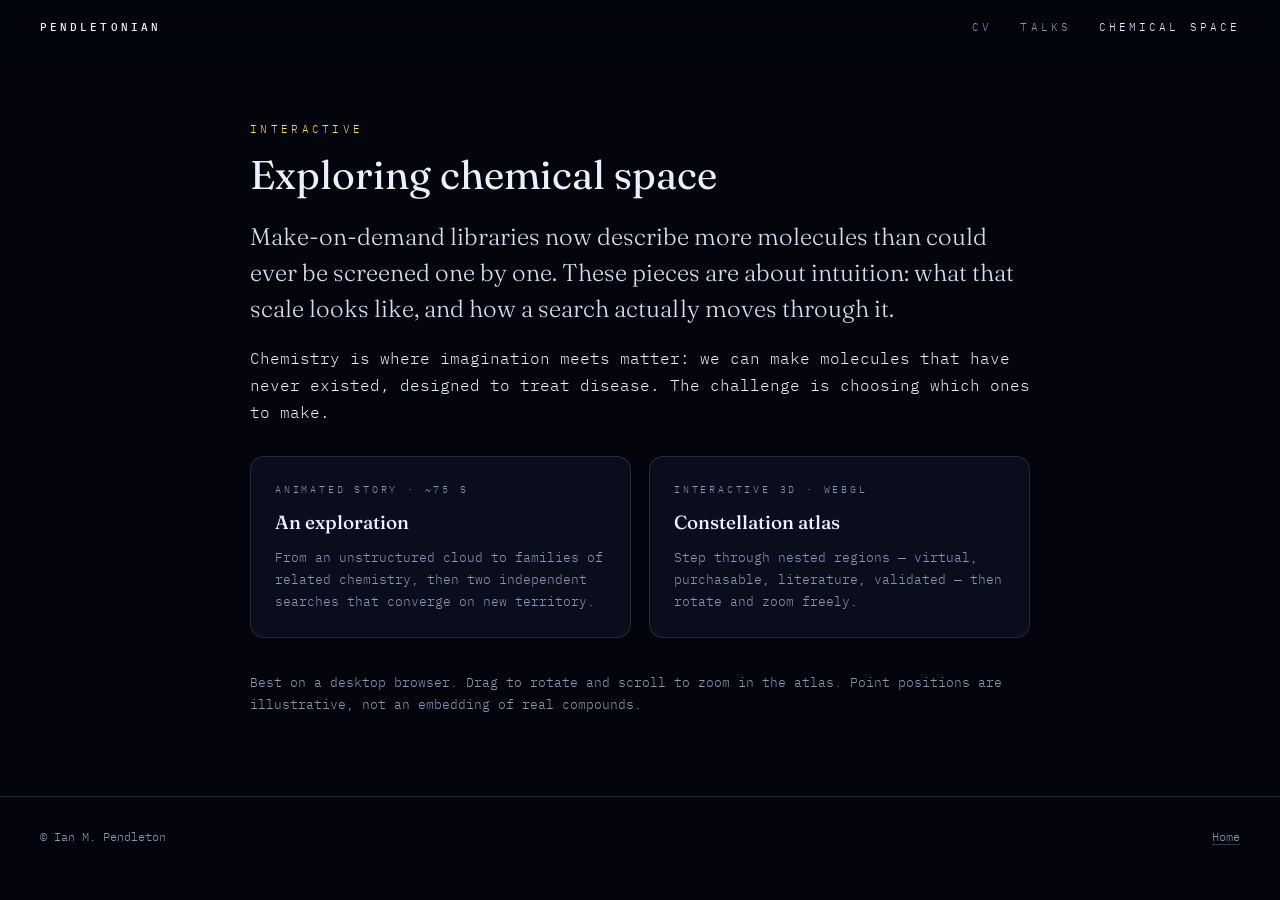
<file: chemical-space/index.html>
<!DOCTYPE html>
<html lang="en">
<head>
<meta charset="UTF-8">
<meta name="viewport" content="width=device-width, initial-scale=1.0">
<link rel="icon" href="data:image/svg+xml,%3Csvg xmlns=%27http://www.w3.org/2000/svg%27 viewBox=%270 0 64 64%27%3E%3Crect width=%2764%27 height=%2764%27 rx=%2714%27 fill=%27%2304050c%27/%3E%3Ccircle cx=%2724%27 cy=%2726%27 r=%277%27 fill=%27%235b9dff%27/%3E%3Ccircle cx=%2742%27 cy=%2738%27 r=%275%27 fill=%27%23ff5b6e%27/%3E%3Ccircle cx=%2746%27 cy=%2720%27 r=%274%27 fill=%27%23ffd27a%27/%3E%3C/svg%3E">
<title>Chemical Space — Ian M. Pendleton</title>
<meta name="description" content="Interactive visualizations of searching vast, synthesizable chemical space.">
<link rel="stylesheet" href="../assets/site.css">
</head>
<body>

<nav class="nav">
  <a class="brand" href="../">Pendletonian</a>
  <ul>
    <li><a href="../cv/">CV</a></li>
    <li><a href="../presentations/">Talks</a></li>
    <li><a href="./" aria-current="page">Chemical Space</a></li>
  </ul>
</nav>

<main class="page">
  <div class="eyebrow">Interactive</div>
  <h2>Exploring chemical space</h2>
  <p class="lede">Make-on-demand libraries now describe more molecules than could ever be screened one by one. These pieces are about intuition: what that scale looks like, and how a search actually moves through it.</p>

  <p style="margin-top:18px">Chemistry is where imagination meets matter: we can make molecules that have never existed, designed to treat disease. The challenge is choosing which ones to make.</p>

  <div class="grid">
    <a class="card" href="explore.html">
      <div class="k">Animated story · ~75 s</div>
      <h4>An exploration</h4>
      <p>From an unstructured cloud to families of related chemistry, then two independent searches that converge on new territory.</p>
    </a>
    <a class="card" href="constellation.html">
      <div class="k">Interactive 3D · WebGL</div>
      <h4>Constellation atlas</h4>
      <p>Step through nested regions — virtual, purchasable, literature, validated — then rotate and zoom freely.</p>
    </a>
  </div>

  <p class="meta" style="margin-top:34px">Best on a desktop browser. Drag to rotate and scroll to zoom in the atlas. Point positions are illustrative, not an embedding of real compounds.</p>
</main>

<footer>
  <span>© Ian M. Pendleton</span>
  <span><a href="../">Home</a></span>
</footer>
</body>
</html>
</file>
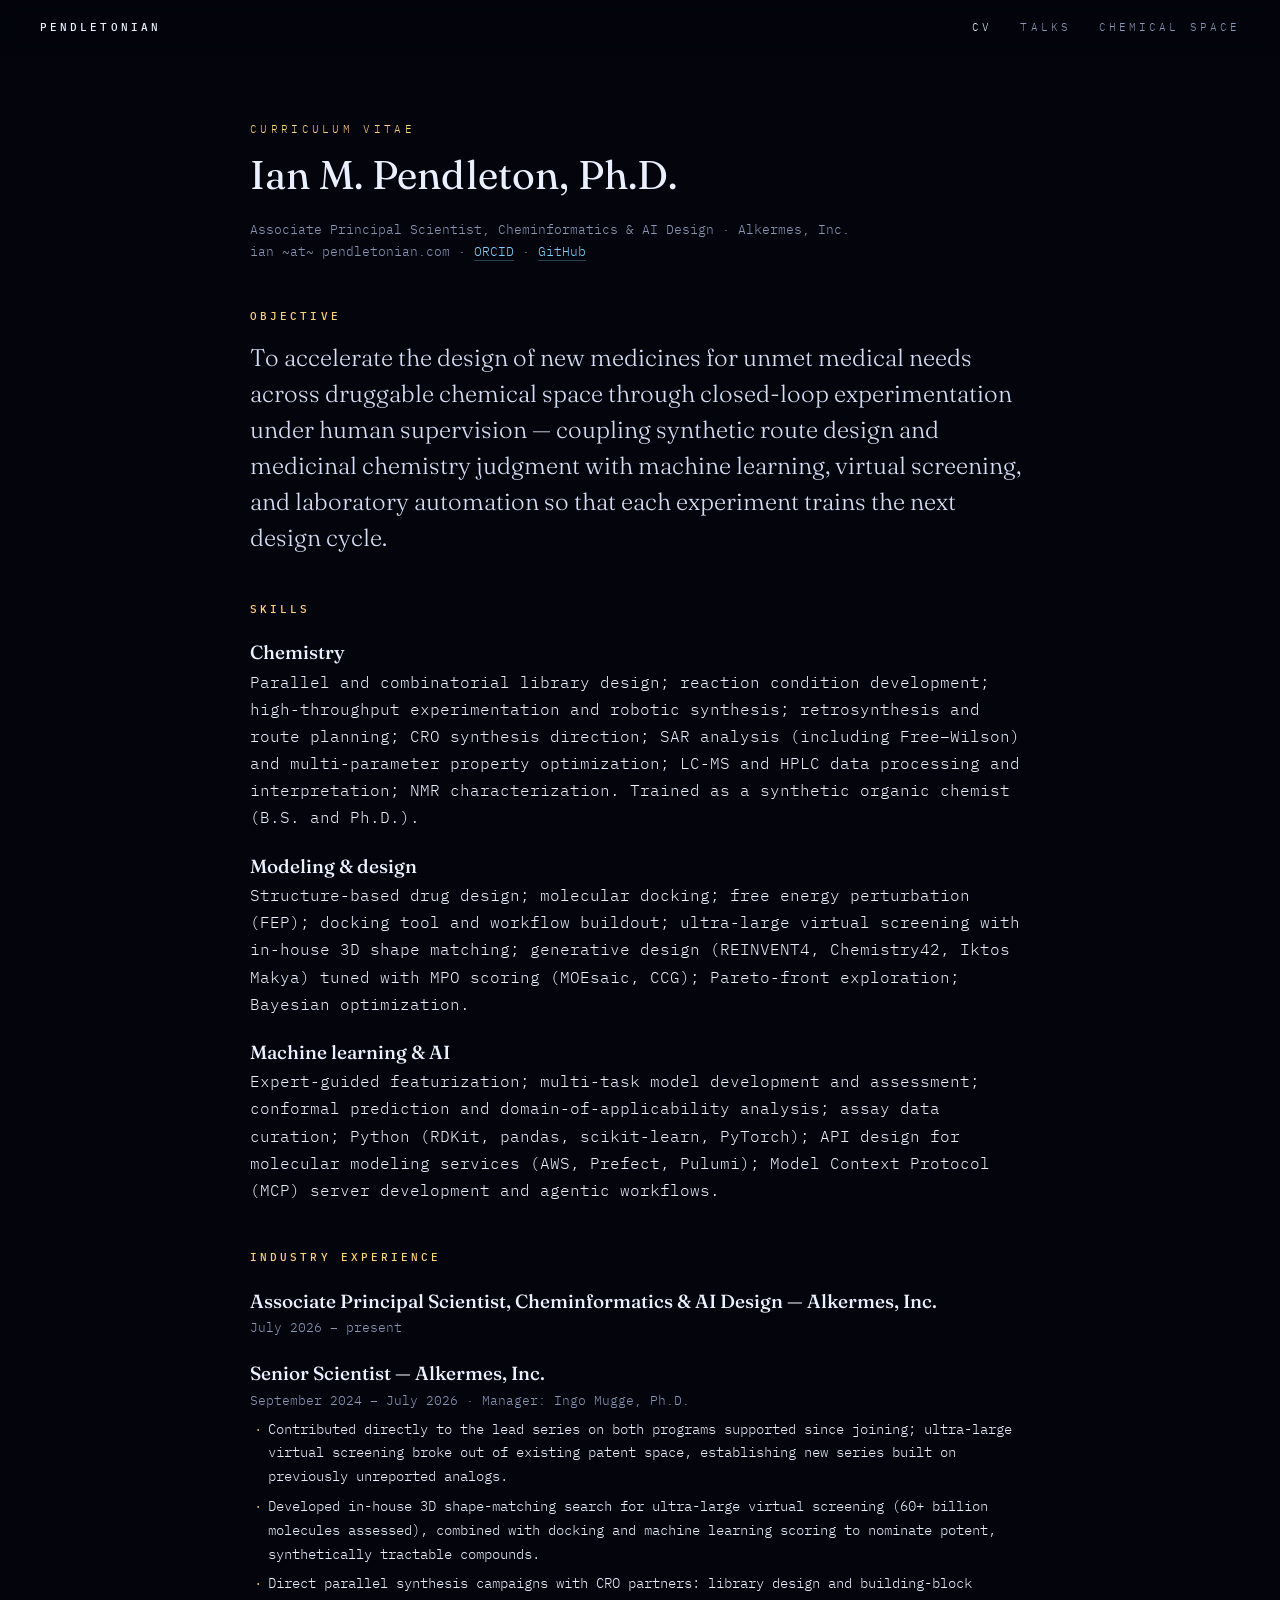
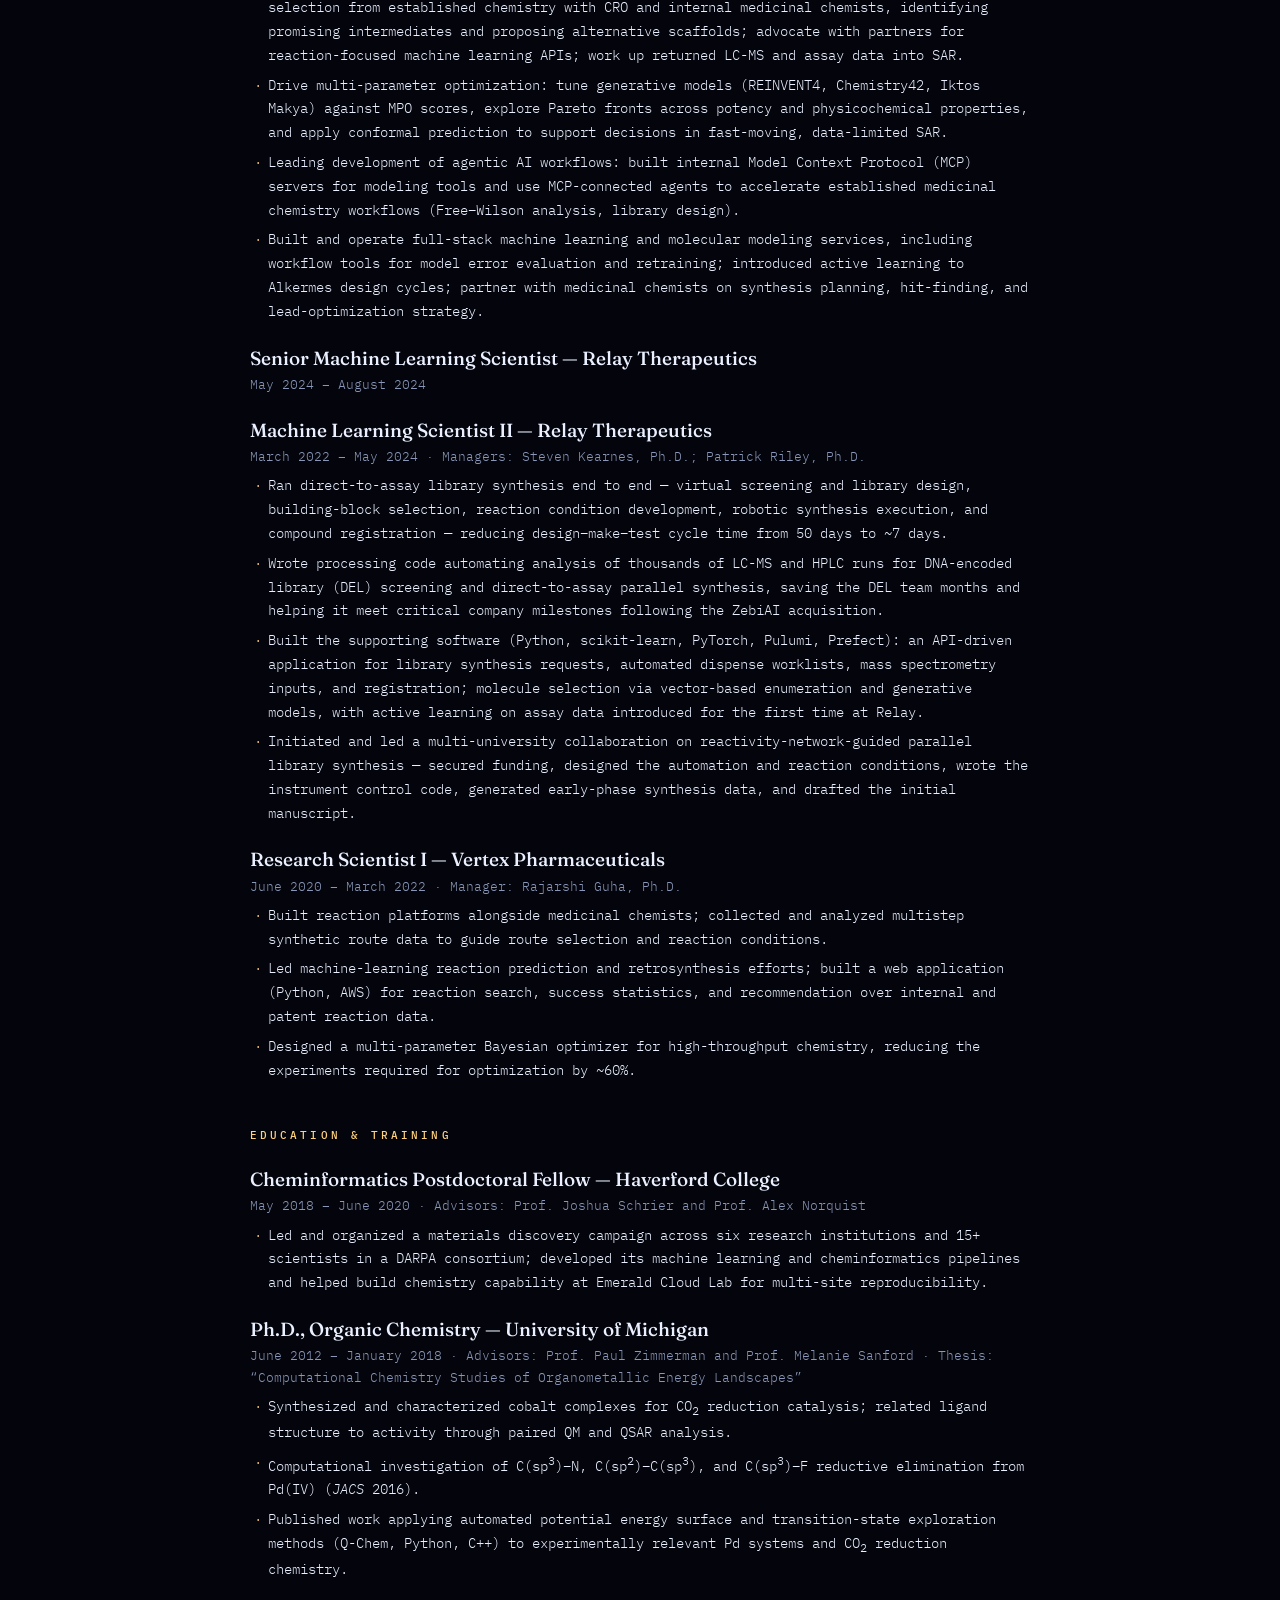
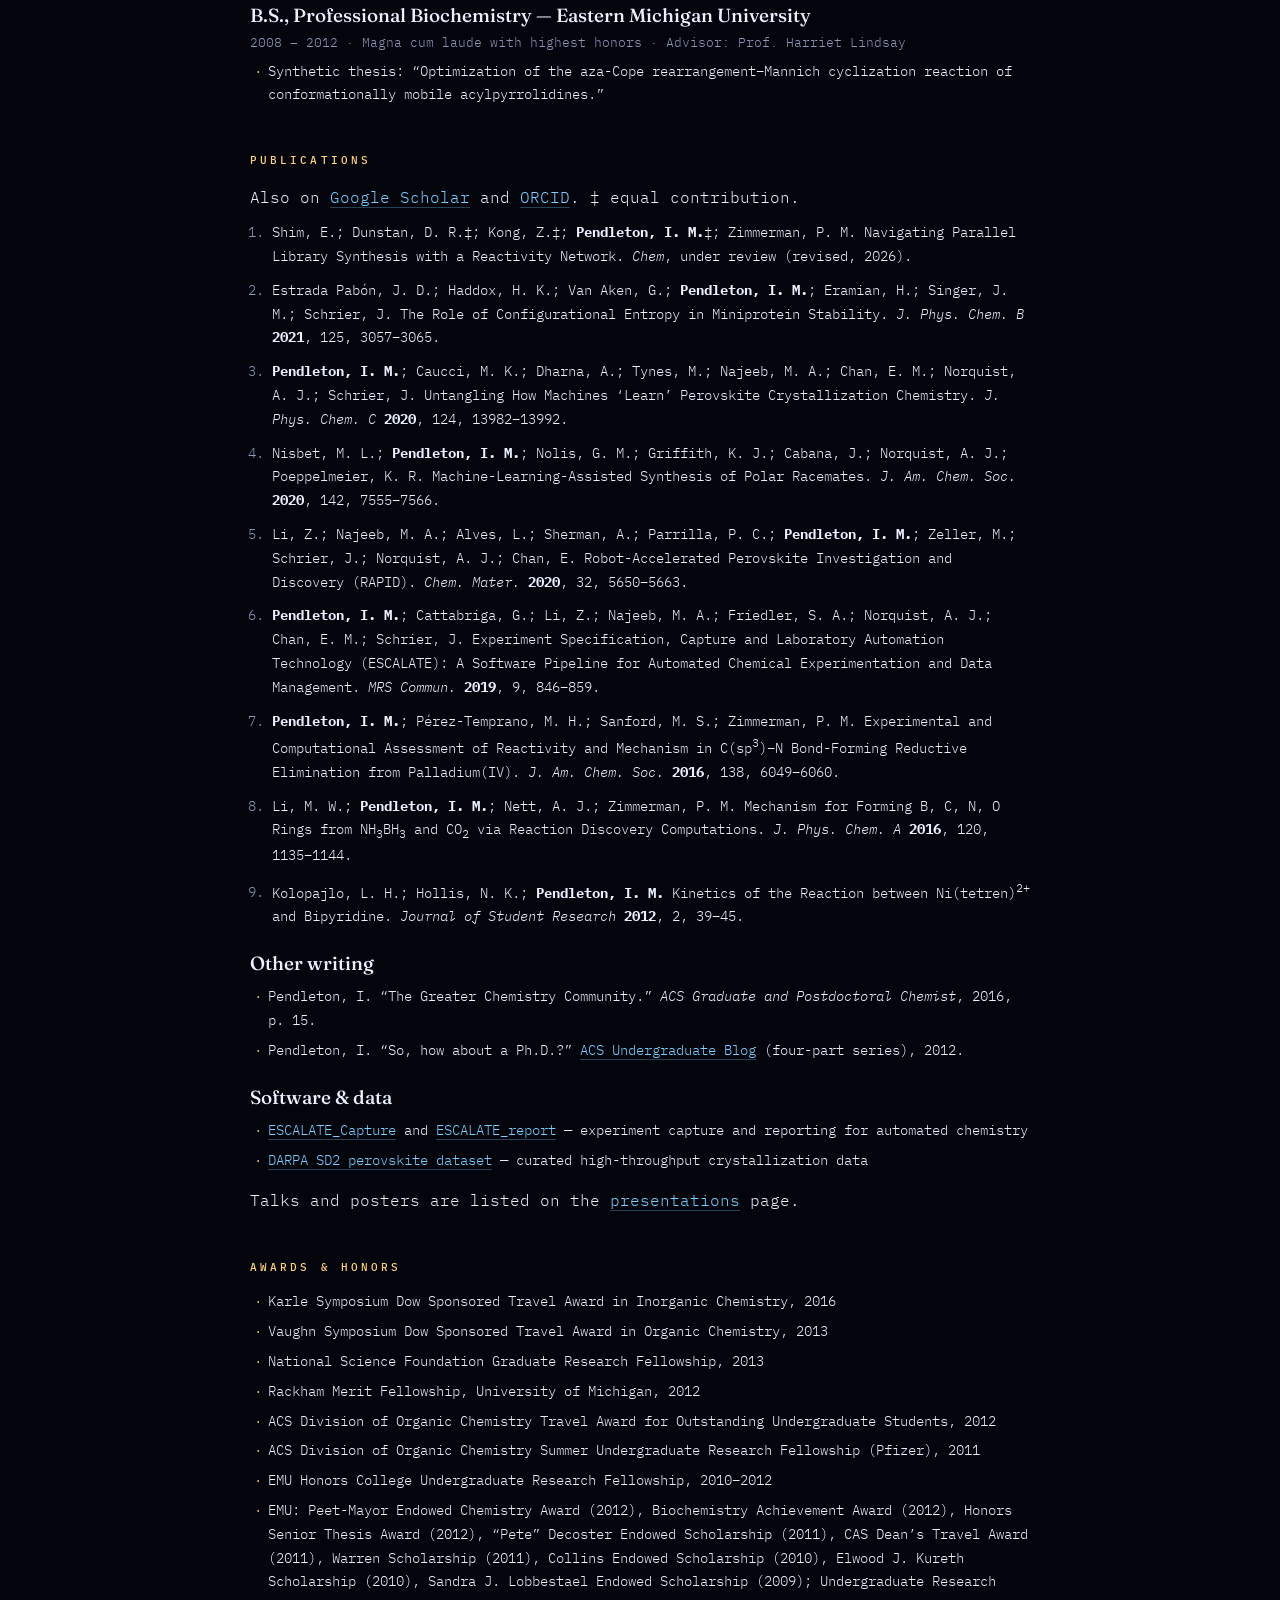
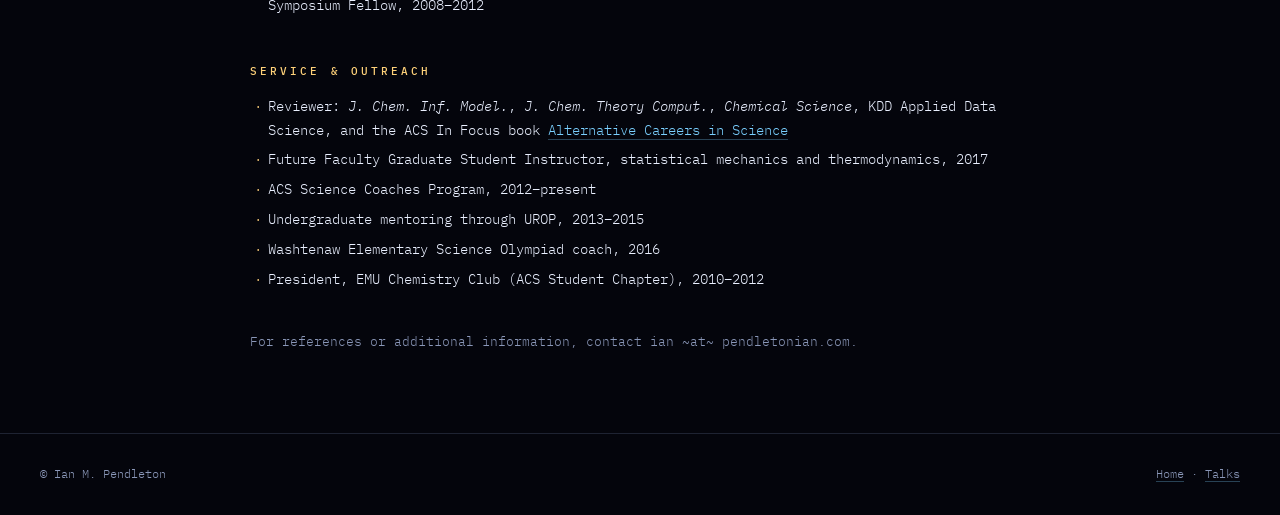
<file: cv/index.html>
<!DOCTYPE html>
<html lang="en">
<head>
<meta charset="UTF-8">
<meta name="viewport" content="width=device-width, initial-scale=1.0">
<link rel="icon" href="data:image/svg+xml,%3Csvg xmlns=%27http://www.w3.org/2000/svg%27 viewBox=%270 0 64 64%27%3E%3Crect width=%2764%27 height=%2764%27 rx=%2714%27 fill=%27%2304050c%27/%3E%3Ccircle cx=%2724%27 cy=%2726%27 r=%277%27 fill=%27%235b9dff%27/%3E%3Ccircle cx=%2742%27 cy=%2738%27 r=%275%27 fill=%27%23ff5b6e%27/%3E%3Ccircle cx=%2746%27 cy=%2720%27 r=%274%27 fill=%27%23ffd27a%27/%3E%3C/svg%3E">
<title>Curriculum Vitae — Ian M. Pendleton</title>
<meta name="description" content="CV of Ian M. Pendleton, Ph.D. — Associate Principal Scientist, Cheminformatics & AI Design at Alkermes.">
<link rel="stylesheet" href="../assets/site.css">
</head>
<body>

<nav class="nav">
  <a class="brand" href="../">Pendletonian</a>
  <ul>
    <li><a href="./" aria-current="page">CV</a></li>
    <li><a href="../presentations/">Talks</a></li>
    <li><a href="../chemical-space/">Chemical Space</a></li>
  </ul>
</nav>

<main class="page">
  <div class="eyebrow">Curriculum vitae</div>
  <h2>Ian M. Pendleton, Ph.D.</h2>
  <p class="meta">Associate Principal Scientist, Cheminformatics &amp; AI Design · Alkermes, Inc.<br>
    ian ~at~ pendletonian.com · <a href="https://orcid.org/0000-0002-4394-3223">ORCID</a> · <a href="https://github.com/ipendlet">GitHub</a></p>

  <h3>Objective</h3>
  <p class="lede">To accelerate the design of new medicines for unmet medical needs across druggable chemical space through closed-loop experimentation under human supervision — coupling synthetic route design and medicinal chemistry judgment with machine learning, virtual screening, and laboratory automation so that each experiment trains the next design cycle.</p>

  <h3>Skills</h3>
  <h4>Chemistry</h4>
  <p>Parallel and combinatorial library design; reaction condition development; high-throughput experimentation and robotic synthesis; retrosynthesis and route planning; CRO synthesis direction; SAR analysis (including Free–Wilson) and multi-parameter property optimization; LC-MS and HPLC data processing and interpretation; NMR characterization. Trained as a synthetic organic chemist (B.S. and Ph.D.).</p>
  <h4>Modeling &amp; design</h4>
  <p>Structure-based drug design; molecular docking; free energy perturbation (FEP); docking tool and workflow buildout; ultra-large virtual screening with in-house 3D shape matching; generative design (REINVENT4, Chemistry42, Iktos Makya) tuned with MPO scoring (MOEsaic, CCG); Pareto-front exploration; Bayesian optimization.</p>
  <h4>Machine learning &amp; AI</h4>
  <p>Expert-guided featurization; multi-task model development and assessment; conformal prediction and domain-of-applicability analysis; assay data curation; Python (RDKit, pandas, scikit-learn, PyTorch); API design for molecular modeling services (AWS, Prefect, Pulumi); Model Context Protocol (MCP) server development and agentic workflows.</p>

  <h3>Industry experience</h3>
  <h4>Associate Principal Scientist, Cheminformatics &amp; AI Design — Alkermes, Inc.</h4>
  <p class="meta">July 2026 – present</p>
  <h4>Senior Scientist — Alkermes, Inc.</h4>
  <p class="meta">September 2024 – July 2026 · Manager: Ingo Mugge, Ph.D.</p>
  <ul class="list">
    <li>Contributed directly to the lead series on both programs supported since joining; ultra-large virtual screening broke out of existing patent space, establishing new series built on previously unreported analogs.</li>
    <li>Developed in-house 3D shape-matching search for ultra-large virtual screening (60+ billion molecules assessed), combined with docking and machine learning scoring to nominate potent, synthetically tractable compounds.</li>
    <li>Direct parallel synthesis campaigns with CRO partners: library design and building-block selection from established chemistry with CRO and internal medicinal chemists, identifying promising intermediates and proposing alternative scaffolds; advocate with partners for reaction-focused machine learning APIs; work up returned LC-MS and assay data into SAR.</li>
    <li>Drive multi-parameter optimization: tune generative models (REINVENT4, Chemistry42, Iktos Makya) against MPO scores, explore Pareto fronts across potency and physicochemical properties, and apply conformal prediction to support decisions in fast-moving, data-limited SAR.</li>
    <li>Leading development of agentic AI workflows: built internal Model Context Protocol (MCP) servers for modeling tools and use MCP-connected agents to accelerate established medicinal chemistry workflows (Free–Wilson analysis, library design).</li>
    <li>Built and operate full-stack machine learning and molecular modeling services, including workflow tools for model error evaluation and retraining; introduced active learning to Alkermes design cycles; partner with medicinal chemists on synthesis planning, hit-finding, and lead-optimization strategy.</li>
  </ul>

  <h4>Senior Machine Learning Scientist — Relay Therapeutics</h4>
  <p class="meta">May 2024 – August 2024</p>
  <h4>Machine Learning Scientist II — Relay Therapeutics</h4>
  <p class="meta">March 2022 – May 2024 · Managers: Steven Kearnes, Ph.D.; Patrick Riley, Ph.D.</p>
  <ul class="list">
    <li>Ran direct-to-assay library synthesis end to end — virtual screening and library design, building-block selection, reaction condition development, robotic synthesis execution, and compound registration — reducing design–make–test cycle time from 50 days to ~7 days.</li>
    <li>Wrote processing code automating analysis of thousands of LC-MS and HPLC runs for DNA-encoded library (DEL) screening and direct-to-assay parallel synthesis, saving the DEL team months and helping it meet critical company milestones following the ZebiAI acquisition.</li>
    <li>Built the supporting software (Python, scikit-learn, PyTorch, Pulumi, Prefect): an API-driven application for library synthesis requests, automated dispense worklists, mass spectrometry inputs, and registration; molecule selection via vector-based enumeration and generative models, with active learning on assay data introduced for the first time at Relay.</li>
    <li>Initiated and led a multi-university collaboration on reactivity-network-guided parallel library synthesis — secured funding, designed the automation and reaction conditions, wrote the instrument control code, generated early-phase synthesis data, and drafted the initial manuscript.</li>
  </ul>

  <h4>Research Scientist I — Vertex Pharmaceuticals</h4>
  <p class="meta">June 2020 – March 2022 · Manager: Rajarshi Guha, Ph.D.</p>
  <ul class="list">
    <li>Built reaction platforms alongside medicinal chemists; collected and analyzed multistep synthetic route data to guide route selection and reaction conditions.</li>
    <li>Led machine-learning reaction prediction and retrosynthesis efforts; built a web application (Python, AWS) for reaction search, success statistics, and recommendation over internal and patent reaction data.</li>
    <li>Designed a multi-parameter Bayesian optimizer for high-throughput chemistry, reducing the experiments required for optimization by ~60%.</li>
  </ul>

  <h3>Education &amp; training</h3>
  <h4>Cheminformatics Postdoctoral Fellow — Haverford College</h4>
  <p class="meta">May 2018 – June 2020 · Advisors: Prof. Joshua Schrier and Prof. Alex Norquist</p>
  <ul class="list">
    <li>Led and organized a materials discovery campaign across six research institutions and 15+ scientists in a DARPA consortium; developed its machine learning and cheminformatics pipelines and helped build chemistry capability at Emerald Cloud Lab for multi-site reproducibility.</li>
  </ul>

  <h4>Ph.D., Organic Chemistry — University of Michigan</h4>
  <p class="meta">June 2012 – January 2018 · Advisors: Prof. Paul Zimmerman and Prof. Melanie Sanford · Thesis: “Computational Chemistry Studies of Organometallic Energy Landscapes”</p>
  <ul class="list">
    <li>Synthesized and characterized cobalt complexes for CO<sub>2</sub> reduction catalysis; related ligand structure to activity through paired QM and QSAR analysis.</li>
    <li>Computational investigation of C(sp<sup>3</sup>)–N, C(sp<sup>2</sup>)–C(sp<sup>3</sup>), and C(sp<sup>3</sup>)–F reductive elimination from Pd(IV) (<i>JACS</i> 2016).</li>
    <li>Published work applying automated potential energy surface and transition-state exploration methods (Q-Chem, Python, C++) to experimentally relevant Pd systems and CO<sub>2</sub> reduction chemistry.</li>
  </ul>

  <h4>B.S., Professional Biochemistry — Eastern Michigan University</h4>
  <p class="meta">2008 – 2012 · Magna cum laude with highest honors · Advisor: Prof. Harriet Lindsay</p>
  <ul class="list">
    <li>Synthetic thesis: “Optimization of the aza-Cope rearrangement–Mannich cyclization reaction of conformationally mobile acylpyrrolidines.”</li>
  </ul>

  <h3>Publications</h3>
  <p>Also on <a href="https://scholar.google.com/citations?user=63UWg_MAAAAJ&amp;hl=en">Google Scholar</a> and <a href="https://orcid.org/0000-0002-4394-3223">ORCID</a>. ‡ equal contribution.</p>
  <ol class="refs">
    <li>Shim, E.; Dunstan, D. R.‡; Kong, Z.‡; <b>Pendleton, I. M.</b>‡; Zimmerman, P. M. Navigating Parallel Library Synthesis with a Reactivity Network. <i>Chem</i>, under review (revised, 2026).</li>
    <li>Estrada Pabón, J. D.; Haddox, H. K.; Van Aken, G.; <b>Pendleton, I. M.</b>; Eramian, H.; Singer, J. M.; Schrier, J. The Role of Configurational Entropy in Miniprotein Stability. <i>J. Phys. Chem. B</i> <b>2021</b>, 125, 3057–3065.</li>
    <li><b>Pendleton, I. M.</b>; Caucci, M. K.; Dharna, A.; Tynes, M.; Najeeb, M. A.; Chan, E. M.; Norquist, A. J.; Schrier, J. Untangling How Machines ‘Learn’ Perovskite Crystallization Chemistry. <i>J. Phys. Chem. C</i> <b>2020</b>, 124, 13982–13992.</li>
    <li>Nisbet, M. L.; <b>Pendleton, I. M.</b>; Nolis, G. M.; Griffith, K. J.; Cabana, J.; Norquist, A. J.; Poeppelmeier, K. R. Machine-Learning-Assisted Synthesis of Polar Racemates. <i>J. Am. Chem. Soc.</i> <b>2020</b>, 142, 7555–7566.</li>
    <li>Li, Z.; Najeeb, M. A.; Alves, L.; Sherman, A.; Parrilla, P. C.; <b>Pendleton, I. M.</b>; Zeller, M.; Schrier, J.; Norquist, A. J.; Chan, E. Robot-Accelerated Perovskite Investigation and Discovery (RAPID). <i>Chem. Mater.</i> <b>2020</b>, 32, 5650–5663.</li>
    <li><b>Pendleton, I. M.</b>; Cattabriga, G.; Li, Z.; Najeeb, M. A.; Friedler, S. A.; Norquist, A. J.; Chan, E. M.; Schrier, J. Experiment Specification, Capture and Laboratory Automation Technology (ESCALATE): A Software Pipeline for Automated Chemical Experimentation and Data Management. <i>MRS Commun.</i> <b>2019</b>, 9, 846–859.</li>
    <li><b>Pendleton, I. M.</b>; Pérez-Temprano, M. H.; Sanford, M. S.; Zimmerman, P. M. Experimental and Computational Assessment of Reactivity and Mechanism in C(sp<sup>3</sup>)–N Bond-Forming Reductive Elimination from Palladium(IV). <i>J. Am. Chem. Soc.</i> <b>2016</b>, 138, 6049–6060.</li>
    <li>Li, M. W.; <b>Pendleton, I. M.</b>; Nett, A. J.; Zimmerman, P. M. Mechanism for Forming B, C, N, O Rings from NH<sub>3</sub>BH<sub>3</sub> and CO<sub>2</sub> via Reaction Discovery Computations. <i>J. Phys. Chem. A</i> <b>2016</b>, 120, 1135–1144.</li>
    <li>Kolopajlo, L. H.; Hollis, N. K.; <b>Pendleton, I. M.</b> Kinetics of the Reaction between Ni(tetren)<sup>2+</sup> and Bipyridine. <i>Journal of Student Research</i> <b>2012</b>, 2, 39–45.</li>
  </ol>
  <h4>Other writing</h4>
  <ul class="list">
    <li>Pendleton, I. “The Greater Chemistry Community.” <i>ACS Graduate and Postdoctoral Chemist</i>, 2016, p. 15.</li>
    <li>Pendleton, I. “So, how about a Ph.D.?” <a href="http://acsundergrad.wordpress.com/2012/06/15/so-how-about-a-ph-d/">ACS Undergraduate Blog</a> (four-part series), 2012.</li>
  </ul>
  <h4>Software &amp; data</h4>
  <ul class="list">
    <li><a href="https://github.com/darkreactions/ESCALATE_Capture">ESCALATE_Capture</a> and <a href="https://github.com/darkreactions/ESCALATE_report">ESCALATE_report</a> — experiment capture and reporting for automated chemistry</li>
    <li><a href="https://petreldata.net/mdf/detail/darpa_sd2_perovskites_v1.2/">DARPA SD2 perovskite dataset</a> — curated high-throughput crystallization data</li>
  </ul>
  <p style="margin-top:14px">Talks and posters are listed on the <a href="../presentations/">presentations</a> page.</p>

  <h3>Awards &amp; honors</h3>
  <ul class="list">
    <li>Karle Symposium Dow Sponsored Travel Award in Inorganic Chemistry, 2016</li>
    <li>Vaughn Symposium Dow Sponsored Travel Award in Organic Chemistry, 2013</li>
    <li>National Science Foundation Graduate Research Fellowship, 2013</li>
    <li>Rackham Merit Fellowship, University of Michigan, 2012</li>
    <li>ACS Division of Organic Chemistry Travel Award for Outstanding Undergraduate Students, 2012</li>
    <li>ACS Division of Organic Chemistry Summer Undergraduate Research Fellowship (Pfizer), 2011</li>
    <li>EMU Honors College Undergraduate Research Fellowship, 2010–2012</li>
    <li>EMU: Peet-Mayor Endowed Chemistry Award (2012), Biochemistry Achievement Award (2012), Honors Senior Thesis Award (2012), “Pete” Decoster Endowed Scholarship (2011), CAS Dean’s Travel Award (2011), Warren Scholarship (2011), Collins Endowed Scholarship (2010), Elwood J. Kureth Scholarship (2010), Sandra J. Lobbestael Endowed Scholarship (2009); Undergraduate Research Symposium Fellow, 2008–2012</li>
  </ul>

  <h3>Service &amp; outreach</h3>
  <ul class="list">
    <li>Reviewer: <i>J. Chem. Inf. Model.</i>, <i>J. Chem. Theory Comput.</i>, <i>Chemical Science</i>, KDD Applied Data Science, and the ACS In Focus book <a href="https://pubs.acs.org/doi/book/10.1021/acs.infocus.7e4002">Alternative Careers in Science</a></li>
    <li>Future Faculty Graduate Student Instructor, statistical mechanics and thermodynamics, 2017</li>
    <li>ACS Science Coaches Program, 2012–present</li>
    <li>Undergraduate mentoring through UROP, 2013–2015</li>
    <li>Washtenaw Elementary Science Olympiad coach, 2016</li>
    <li>President, EMU Chemistry Club (ACS Student Chapter), 2010–2012</li>
  </ul>

  <p class="meta" style="margin-top:40px">For references or additional information, contact ian ~at~ pendletonian.com.</p>
</main>

<footer>
  <span>© Ian M. Pendleton</span>
  <span><a href="../">Home</a> · <a href="../presentations/">Talks</a></span>
</footer>
</body>
</html>
</file>
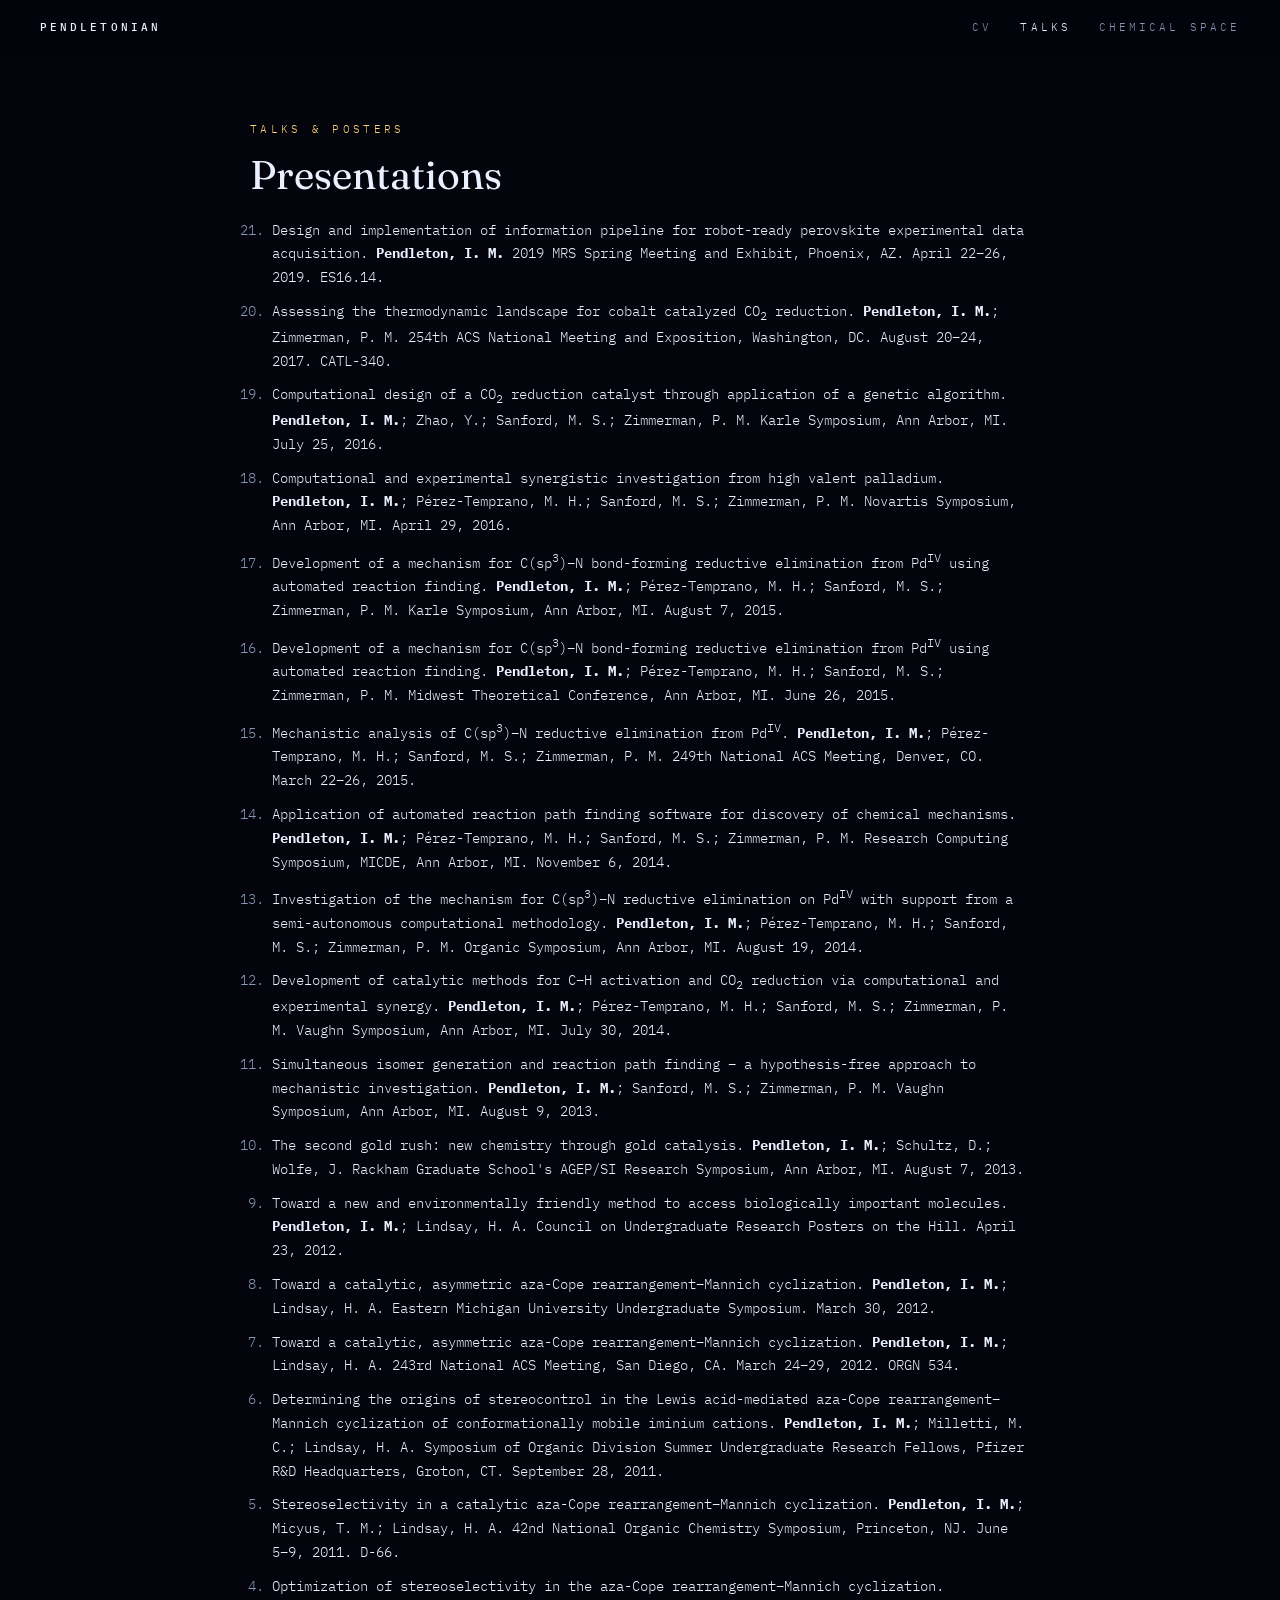
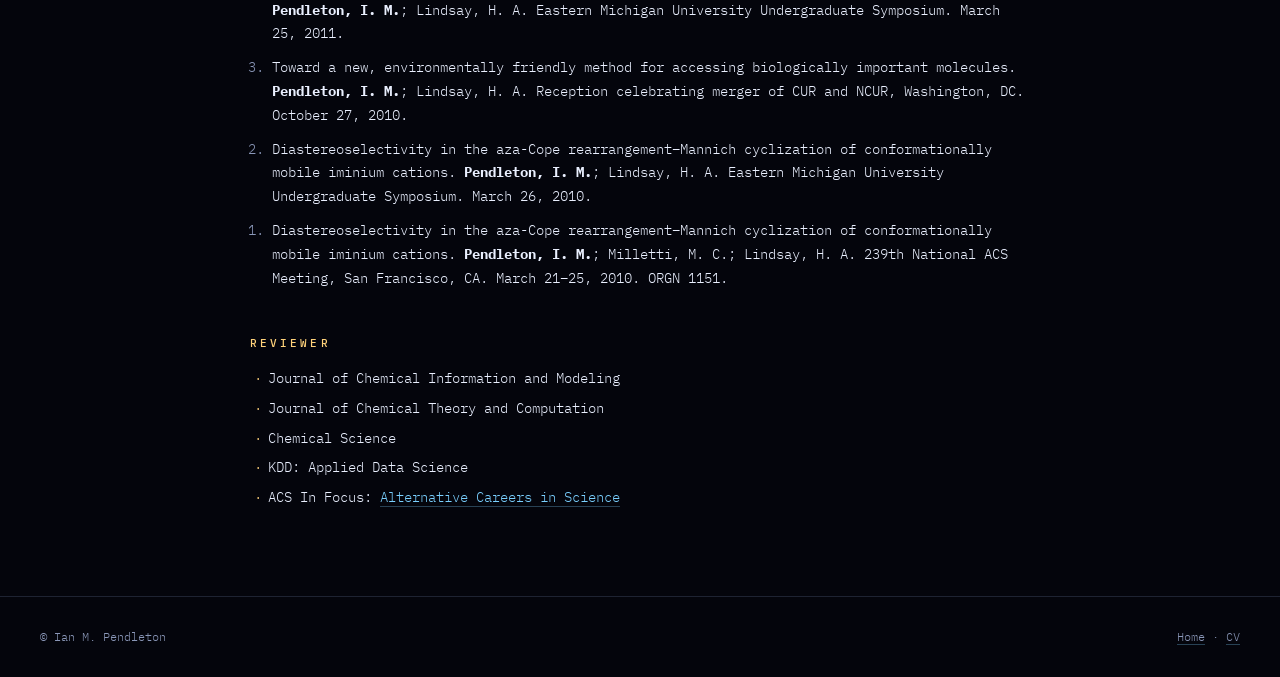
<file: presentations/index.html>
<!DOCTYPE html>
<html lang="en">
<head>
<meta charset="UTF-8">
<meta name="viewport" content="width=device-width, initial-scale=1.0">
<link rel="icon" href="data:image/svg+xml,%3Csvg xmlns=%27http://www.w3.org/2000/svg%27 viewBox=%270 0 64 64%27%3E%3Crect width=%2764%27 height=%2764%27 rx=%2714%27 fill=%27%2304050c%27/%3E%3Ccircle cx=%2724%27 cy=%2726%27 r=%277%27 fill=%27%235b9dff%27/%3E%3Ccircle cx=%2742%27 cy=%2738%27 r=%275%27 fill=%27%23ff5b6e%27/%3E%3Ccircle cx=%2746%27 cy=%2720%27 r=%274%27 fill=%27%23ffd27a%27/%3E%3C/svg%3E">
<title>Presentations — Ian M. Pendleton</title>
<link rel="stylesheet" href="../assets/site.css">
</head>
<body>

<nav class="nav">
  <a class="brand" href="../">Pendletonian</a>
  <ul>
    <li><a href="../cv/">CV</a></li>
    <li><a href="./" aria-current="page">Talks</a></li>
    <li><a href="../chemical-space/">Chemical Space</a></li>
  </ul>
</nav>

<main class="page">
  <div class="eyebrow">Talks &amp; posters</div>
  <h2>Presentations</h2>

  <ol class="refs" reversed>
    <li>Design and implementation of information pipeline for robot-ready perovskite experimental data acquisition. <b>Pendleton, I. M.</b> 2019 MRS Spring Meeting and Exhibit, Phoenix, AZ. April 22–26, 2019. ES16.14.</li>
    <li>Assessing the thermodynamic landscape for cobalt catalyzed CO<sub>2</sub> reduction. <b>Pendleton, I. M.</b>; Zimmerman, P. M. 254th ACS National Meeting and Exposition, Washington, DC. August 20–24, 2017. CATL-340.</li>
    <li>Computational design of a CO<sub>2</sub> reduction catalyst through application of a genetic algorithm. <b>Pendleton, I. M.</b>; Zhao, Y.; Sanford, M. S.; Zimmerman, P. M. Karle Symposium, Ann Arbor, MI. July 25, 2016.</li>
    <li>Computational and experimental synergistic investigation from high valent palladium. <b>Pendleton, I. M.</b>; Pérez-Temprano, M. H.; Sanford, M. S.; Zimmerman, P. M. Novartis Symposium, Ann Arbor, MI. April 29, 2016.</li>
    <li>Development of a mechanism for C(sp<sup>3</sup>)–N bond-forming reductive elimination from Pd<sup>IV</sup> using automated reaction finding. <b>Pendleton, I. M.</b>; Pérez-Temprano, M. H.; Sanford, M. S.; Zimmerman, P. M. Karle Symposium, Ann Arbor, MI. August 7, 2015.</li>
    <li>Development of a mechanism for C(sp<sup>3</sup>)–N bond-forming reductive elimination from Pd<sup>IV</sup> using automated reaction finding. <b>Pendleton, I. M.</b>; Pérez-Temprano, M. H.; Sanford, M. S.; Zimmerman, P. M. Midwest Theoretical Conference, Ann Arbor, MI. June 26, 2015.</li>
    <li>Mechanistic analysis of C(sp<sup>3</sup>)–N reductive elimination from Pd<sup>IV</sup>. <b>Pendleton, I. M.</b>; Pérez-Temprano, M. H.; Sanford, M. S.; Zimmerman, P. M. 249th National ACS Meeting, Denver, CO. March 22–26, 2015.</li>
    <li>Application of automated reaction path finding software for discovery of chemical mechanisms. <b>Pendleton, I. M.</b>; Pérez-Temprano, M. H.; Sanford, M. S.; Zimmerman, P. M. Research Computing Symposium, MICDE, Ann Arbor, MI. November 6, 2014.</li>
    <li>Investigation of the mechanism for C(sp<sup>3</sup>)–N reductive elimination on Pd<sup>IV</sup> with support from a semi-autonomous computational methodology. <b>Pendleton, I. M.</b>; Pérez-Temprano, M. H.; Sanford, M. S.; Zimmerman, P. M. Organic Symposium, Ann Arbor, MI. August 19, 2014.</li>
    <li>Development of catalytic methods for C–H activation and CO<sub>2</sub> reduction via computational and experimental synergy. <b>Pendleton, I. M.</b>; Pérez-Temprano, M. H.; Sanford, M. S.; Zimmerman, P. M. Vaughn Symposium, Ann Arbor, MI. July 30, 2014.</li>
    <li>Simultaneous isomer generation and reaction path finding – a hypothesis-free approach to mechanistic investigation. <b>Pendleton, I. M.</b>; Sanford, M. S.; Zimmerman, P. M. Vaughn Symposium, Ann Arbor, MI. August 9, 2013.</li>
    <li>The second gold rush: new chemistry through gold catalysis. <b>Pendleton, I. M.</b>; Schultz, D.; Wolfe, J. Rackham Graduate School's AGEP/SI Research Symposium, Ann Arbor, MI. August 7, 2013.</li>
    <li>Toward a new and environmentally friendly method to access biologically important molecules. <b>Pendleton, I. M.</b>; Lindsay, H. A. Council on Undergraduate Research Posters on the Hill. April 23, 2012.</li>
    <li>Toward a catalytic, asymmetric aza-Cope rearrangement–Mannich cyclization. <b>Pendleton, I. M.</b>; Lindsay, H. A. Eastern Michigan University Undergraduate Symposium. March 30, 2012.</li>
    <li>Toward a catalytic, asymmetric aza-Cope rearrangement–Mannich cyclization. <b>Pendleton, I. M.</b>; Lindsay, H. A. 243rd National ACS Meeting, San Diego, CA. March 24–29, 2012. ORGN 534.</li>
    <li>Determining the origins of stereocontrol in the Lewis acid-mediated aza-Cope rearrangement–Mannich cyclization of conformationally mobile iminium cations. <b>Pendleton, I. M.</b>; Milletti, M. C.; Lindsay, H. A. Symposium of Organic Division Summer Undergraduate Research Fellows, Pfizer R&amp;D Headquarters, Groton, CT. September 28, 2011.</li>
    <li>Stereoselectivity in a catalytic aza-Cope rearrangement–Mannich cyclization. <b>Pendleton, I. M.</b>; Micyus, T. M.; Lindsay, H. A. 42nd National Organic Chemistry Symposium, Princeton, NJ. June 5–9, 2011. D-66.</li>
    <li>Optimization of stereoselectivity in the aza-Cope rearrangement–Mannich cyclization. <b>Pendleton, I. M.</b>; Lindsay, H. A. Eastern Michigan University Undergraduate Symposium. March 25, 2011.</li>
    <li>Toward a new, environmentally friendly method for accessing biologically important molecules. <b>Pendleton, I. M.</b>; Lindsay, H. A. Reception celebrating merger of CUR and NCUR, Washington, DC. October 27, 2010.</li>
    <li>Diastereoselectivity in the aza-Cope rearrangement–Mannich cyclization of conformationally mobile iminium cations. <b>Pendleton, I. M.</b>; Lindsay, H. A. Eastern Michigan University Undergraduate Symposium. March 26, 2010.</li>
    <li>Diastereoselectivity in the aza-Cope rearrangement–Mannich cyclization of conformationally mobile iminium cations. <b>Pendleton, I. M.</b>; Milletti, M. C.; Lindsay, H. A. 239th National ACS Meeting, San Francisco, CA. March 21–25, 2010. ORGN 1151.</li>
  </ol>

  <h3>Reviewer</h3>
  <ul class="list">
    <li>Journal of Chemical Information and Modeling</li>
    <li>Journal of Chemical Theory and Computation</li>
    <li>Chemical Science</li>
    <li>KDD: Applied Data Science</li>
    <li>ACS In Focus: <a href="https://pubs.acs.org/doi/book/10.1021/acs.infocus.7e4002">Alternative Careers in Science</a></li>
  </ul>
</main>

<footer>
  <span>© Ian M. Pendleton</span>
  <span><a href="../">Home</a> · <a href="../cv/">CV</a></span>
</footer>
</body>
</html>
</file>
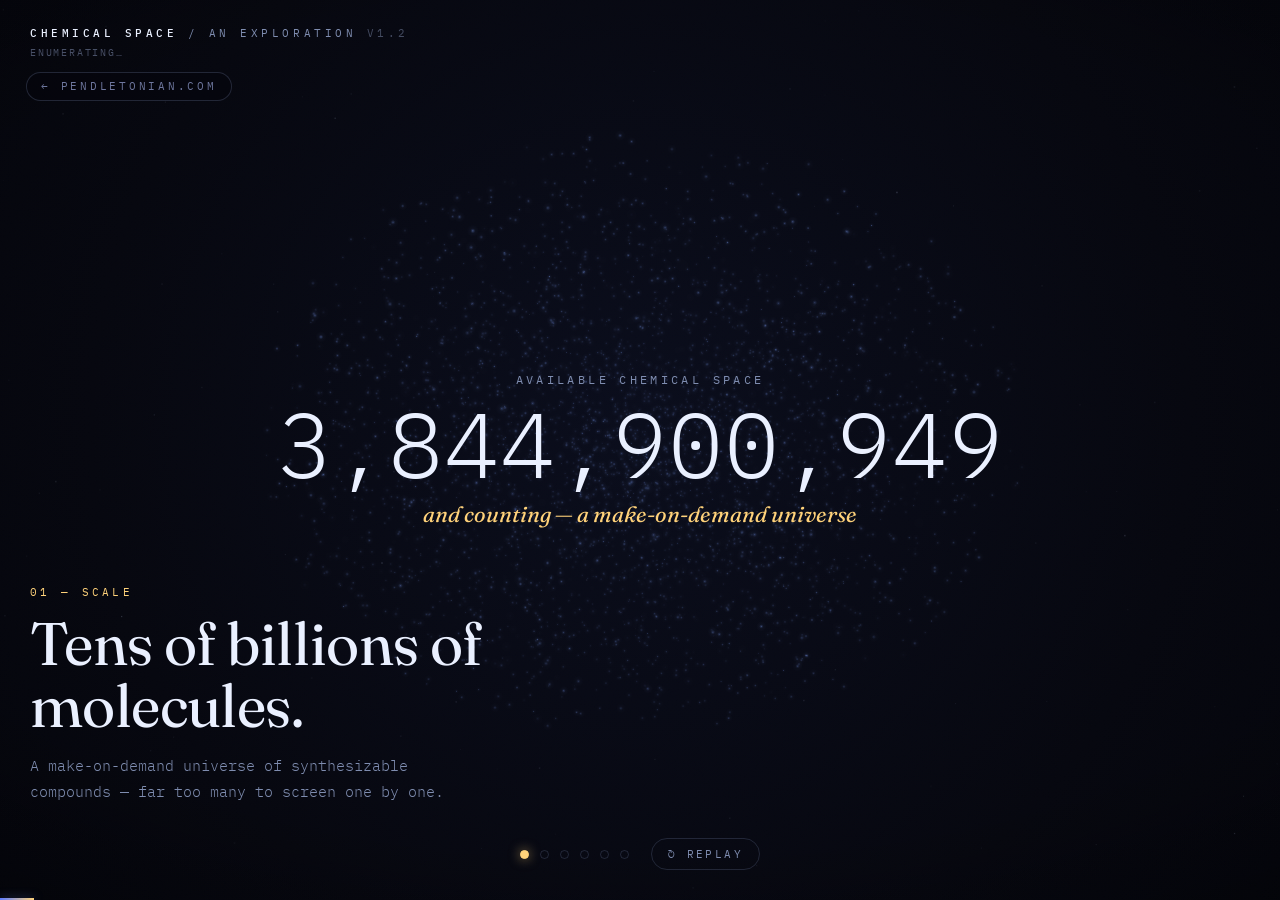
<file: chemical-space/explore.html>
<!DOCTYPE html>
<html lang="en">
<head>
<meta charset="UTF-8">
<meta name="viewport" content="width=device-width, initial-scale=1.0">
<link rel="icon" href="data:image/svg+xml,%3Csvg xmlns=%27http://www.w3.org/2000/svg%27 viewBox=%270 0 64 64%27%3E%3Crect width=%2764%27 height=%2764%27 rx=%2714%27 fill=%27%2304050c%27/%3E%3Ccircle cx=%2724%27 cy=%2726%27 r=%277%27 fill=%27%235b9dff%27/%3E%3Ccircle cx=%2742%27 cy=%2738%27 r=%275%27 fill=%27%23ff5b6e%27/%3E%3Ccircle cx=%2746%27 cy=%2720%27 r=%274%27 fill=%27%23ffd27a%27/%3E%3C/svg%3E">
<title>An Exploration — Chemical Space</title>
<link rel="preconnect" href="https://fonts.googleapis.com">
<link rel="preconnect" href="https://fonts.gstatic.com" crossorigin>
<link href="https://fonts.googleapis.com/css2?family=Fraunces:opsz,wght@9..144,300;9..144,400;9..144,500&family=IBM+Plex+Mono:wght@300;400;500&display=swap" rel="stylesheet">
<style>
  :root{
    --bg:#04050c; --ink:#eaf0ff; --dim:#7f8db0;
    --gold:#ffd27a; --cyan:#7ad0ff; --line:rgba(150,170,220,.18);
  }
  *{margin:0;padding:0;box-sizing:border-box}
  html,body{height:100%;background:var(--bg);overflow:hidden;color:var(--ink)}
  #stage{position:fixed;inset:0;overflow:hidden}
  canvas{position:absolute;inset:0;width:100%;height:100%;display:block}
  #grain{position:absolute;inset:0;pointer-events:none;opacity:.045;mix-blend-mode:overlay;
    background-image:url("data:image/svg+xml,%3Csvg xmlns='http://www.w3.org/2000/svg' width='160' height='160'%3E%3Cfilter id='n'%3E%3CfeTurbulence type='fractalNoise' baseFrequency='0.85' numOctaves='2'/%3E%3C/filter%3E%3Crect width='100%25' height='100%25' filter='url(%23n)'/%3E%3C/svg%3E");}
  #vig{position:absolute;inset:0;pointer-events:none;
    background:radial-gradient(120% 90% at 50% 47%,transparent 52%,rgba(0,0,0,.6) 100%);}
  .overlay{position:absolute;inset:0;pointer-events:none}

  .brand{position:absolute;top:26px;left:30px;font-family:'IBM Plex Mono',monospace;
    font-size:11px;letter-spacing:.32em;color:var(--dim);text-transform:uppercase}
  .brand b{color:var(--ink);font-weight:500}
  .brand .v{color:rgba(127,141,176,.5)}
  .brand .tick{display:block;margin-top:6px;font-size:10px;letter-spacing:.18em;color:rgba(127,141,176,.55)}

  .caption{position:absolute;left:30px;right:30px;bottom:96px;max-width:680px;
    transition:opacity .9s ease, transform .9s ease;opacity:0;transform:translateY(14px)}
  .caption.show{opacity:1;transform:none}
  .caption .eyebrow{font-family:'IBM Plex Mono',monospace;font-size:11px;letter-spacing:.3em;
    text-transform:uppercase;color:var(--gold);margin-bottom:14px}
  .caption h1{font-family:'Fraunces',serif;font-weight:400;font-size:clamp(30px,5.2vw,60px);
    line-height:1.03;letter-spacing:-.01em}
  .caption h1 em{font-style:italic;color:#cdd9ff}
  .caption p{margin-top:16px;font-family:'IBM Plex Mono',monospace;font-weight:300;
    font-size:clamp(12px,1.5vw,15px);line-height:1.7;color:var(--dim);max-width:48ch}

  .counter{position:absolute;top:50%;left:50%;transform:translate(-50%,-50%);
    text-align:center;transition:opacity .8s ease;opacity:0}
  .counter.show{opacity:1}
  .counter .cap{font-family:'IBM Plex Mono',monospace;font-size:12px;letter-spacing:.28em;
    text-transform:uppercase;color:var(--dim);margin-bottom:16px}
  .counter .big{font-family:'IBM Plex Mono',monospace;font-weight:300;
    font-size:clamp(38px,8vw,92px);line-height:.9;color:var(--ink);letter-spacing:.01em;
    font-variant-numeric:tabular-nums}
  .counter .unit{font-family:'Fraunces',serif;font-style:italic;font-size:clamp(14px,2vw,22px);
    color:var(--gold);margin-top:14px}

  .legend{position:absolute;top:50%;right:34px;transform:translateY(-50%);
    font-family:'IBM Plex Mono',monospace;font-size:11px;letter-spacing:.05em;
    opacity:0;transition:opacity .7s ease;text-align:right}
  .legend.show{opacity:1}
  .legend div{margin:7px 0;color:var(--dim);display:flex;align-items:center;justify-content:flex-end;gap:9px}
  .legend i{width:8px;height:8px;border-radius:50%;display:inline-block}

  .controls{position:absolute;left:0;right:0;bottom:30px;display:flex;justify-content:center;
    align-items:center;gap:22px;pointer-events:auto}
  .dots{display:flex;gap:11px}
  .dot{width:9px;height:9px;border-radius:50%;border:1px solid var(--line);
    background:transparent;cursor:pointer;padding:0;transition:all .35s ease}
  .dot.active{background:var(--gold);border-color:var(--gold);box-shadow:0 0 12px rgba(255,210,122,.6)}
  .dot:hover{border-color:#aab6dd}
  .replay{font-family:'IBM Plex Mono',monospace;font-size:11px;letter-spacing:.22em;
    text-transform:uppercase;color:var(--dim);background:none;border:1px solid var(--line);
    padding:8px 16px;border-radius:999px;cursor:pointer;transition:all .3s ease}
  .replay:hover{color:var(--ink);border-color:#aab6dd}
  .progress{position:absolute;left:0;bottom:0;height:2px;width:0%;
    background:linear-gradient(90deg,#5e7cff,var(--gold));box-shadow:0 0 10px rgba(120,150,255,.5)}
</style>
</head>
<body>
<a href="./" style="position:fixed;top:72px;left:26px;z-index:40;font:11px/1 'IBM Plex Mono','Space Mono',monospace;letter-spacing:.25em;text-transform:uppercase;color:rgba(180,195,255,.6);text-decoration:none;border:1px solid rgba(150,170,220,.2);padding:8px 14px;border-radius:999px;background:rgba(4,5,12,.5)">← pendletonian.com</a>
<div id="stage">
  <canvas id="c"></canvas>
  <div id="vig"></div>
  <div id="grain"></div>

  <div class="overlay">
    <div class="brand"><b>CHEMICAL SPACE</b> / an exploration <span class="v">v1.2</span><span class="tick" id="tick">enumerating…</span></div>

    <div class="counter" id="counter">
      <div class="cap">Available Chemical Space</div>
      <div class="big" id="bignum">0</div>
      <div class="unit">and counting — a make-on-demand universe</div>
    </div>

    <div class="legend" id="legend">
      <div><span>search A</span><i style="background:#ffd27a"></i></div>
      <div><span>search B</span><i style="background:#7ad0ff"></i></div>
      <div><span>converged</span><i style="background:#fff2d0"></i></div>
    </div>

    <div class="caption" id="caption">
      <div class="eyebrow" id="eyebrow">01 — scale</div>
      <h1 id="headline">Tens of billions of molecules.</h1>
      <p id="subtext">A make-on-demand universe of synthesizable compounds — far too many to screen one by one.</p>
    </div>
  </div>

  <div class="controls">
    <div class="dots" id="dots"></div>
    <button class="replay" id="replay">↻ replay</button>
  </div>
  <div class="progress" id="bar"></div>
</div>

<script>
(() => {
  const cv=document.getElementById('c'), ctx=cv.getContext('2d');
  let W=0,H=0,DPR=1;

  // ---- deterministic RNG ----
  let _s=20260526;
  const rnd=()=>{_s=(_s*1664525+1013904223)>>>0;return _s/4294967296;};
  const rs=()=>rnd()*2-1;
  const lerp=(a,b,t)=>a+(b-a)*t;
  const clamp=(v,a,b)=>v<a?a:(v>b?b:v);
  const easeIO=t=>t<.5?2*t*t:1-Math.pow(-2*t+2,2)/2;
  const easeOut=t=>1-Math.pow(1-t,3);

  // ---- plasma colormap (property coloring) ----
  const stops=[[13,8,135],[126,3,168],[204,71,120],[237,121,83],[244,210,80]];
  function plasma(t){t=clamp(t,0,1)*(stops.length-1);const i=Math.floor(t),f=t-i;
    const a=stops[i],b=stops[Math.min(i+1,stops.length-1)];
    return [Math.round(lerp(a[0],b[0],f)),Math.round(lerp(a[1],b[1],f)),Math.round(lerp(a[2],b[2],f))];}

  // ---- crisp glow sprites ----
  const SP=48;
  function glow(r,g,b){
    const o=document.createElement('canvas');o.width=o.height=SP;const x=o.getContext('2d');
    const gr=x.createRadialGradient(SP/2,SP/2,0,SP/2,SP/2,SP/2);
    gr.addColorStop(0,`rgba(${r},${g},${b},.95)`);
    gr.addColorStop(.16,`rgba(${r},${g},${b},.42)`);
    gr.addColorStop(.42,`rgba(${r},${g},${b},.07)`);
    gr.addColorStop(1,`rgba(${r},${g},${b},0)`);
    x.fillStyle=gr;x.fillRect(0,0,SP,SP);return o;
  }
  const HUES=40, hueSprites=[];
  for(let i=0;i<HUES;i++){const c=plasma(i/(HUES-1));hueSprites.push(glow(c[0],c[1],c[2]));}
  const coolSprite=glow(112,144,220);
  const goldSprite=glow(255,210,122);
  const cyanSprite=glow(122,208,255);
  const whiteSprite=glow(255,242,210);

  // ---- 3D world: clusters ----
  const MAXR=520, NC=16, clusters=[];
  for(let i=0;i<NC;i++){
    // random direction on sphere
    const u=rnd()*2-1, th=rnd()*Math.PI*2, s=Math.sqrt(1-u*u);
    const rad=(0.42+0.55*rnd())*MAXR;
    clusters.push({
      x:s*Math.cos(th)*rad, y:u*rad*0.8, z:s*Math.sin(th)*rad,
      r:46+rnd()*70, prop:rnd(), w:0.4+rnd()*1.0
    });
  }
  const dist=(a,b)=>Math.hypot(a.x-b.x,a.y-b.y,a.z-b.z);
  // pick A, B, C maximally separated
  let A=clusters[0],B=clusters[1];
  let best=-1; clusters.forEach(p=>clusters.forEach(q=>{const d=dist(p,q); if(d>best){best=d;A=p;B=q;}}));
  let C=clusters[0],bc=-1;
  clusters.forEach(p=>{ if(p===A||p===B)return; const d=Math.min(dist(p,A),dist(p,B)); if(d>bc){bc=d;C=p;}});
  A.r=Math.max(A.r,70); B.r=Math.max(B.r,70); C.r=Math.max(C.r,80);

  // ---- points ----
  const N=8000, pts=[];
  let totW=0; clusters.forEach(c=>totW+=c.w);
  for(let i=0;i<N;i++){
    let pick=rnd()*totW,ci=0; for(;ci<NC;ci++){pick-=clusters[ci].w; if(pick<=0)break;}
    const cl=clusters[Math.min(ci,NC-1)];
    // home: gaussian-ish around cluster center
    const g=()=>(rnd()+rnd()+rnd()-1.5)/1.5;
    const hx=cl.x+g()*cl.r, hy=cl.y+g()*cl.r, hz=cl.z+g()*cl.r;
    // scattered: fluffy sphere
    const u=rnd()*2-1, th=rnd()*Math.PI*2, s=Math.sqrt(1-u*u), rr=Math.pow(rnd(),0.5)*720;
    pts.push({
      hx,hy,hz,
      sx:s*Math.cos(th)*rr, sy:u*rr*0.75, sz:s*Math.sin(th)*rr,
      cl, prop:clamp(cl.prop+rs()*0.18,0,1),
      spawn:rnd(), tw:rnd()*Math.PI*2, base:0.30+rnd()*0.30, sz0:0.7+rnd()*0.8
    });
  }
  pts.forEach(p=>p.sprite=hueSprites[Math.min(HUES-1,Math.floor(p.prop*HUES))]);

  // ---- search chains (world-space nodes) ----
  function norm(v){const m=Math.hypot(v.x,v.y,v.z)||1;return{x:v.x/m,y:v.y/m,z:v.z/m};}
  const conv={ x:lerp(A.x,B.x,0.5)*0.55, y:lerp(A.y,B.y,0.5)*0.55, z:lerp(A.z,B.z,0.5)*0.55 };
  // wandering search path: mostly random walk with a slight drift toward `toward`
  function searchChain(center,toward,n,step,jit){
    const bias=norm({x:toward.x-center.x,y:toward.y-center.y,z:toward.z-center.z});
    let dir={...bias};
    let cur={x:center.x+rs()*18,y:center.y+rs()*18,z:center.z+rs()*18};
    const nodes=[{...cur}];
    for(let i=1;i<n;i++){
      const rv=norm({x:rs(),y:rs(),z:rs()});
      dir=norm({x:dir.x*0.5+rv.x*0.42+bias.x*0.18,
                y:dir.y*0.5+rv.y*0.42+bias.y*0.18,
                z:dir.z*0.5+rv.z*0.42+bias.z*0.18});
      cur={x:cur.x+dir.x*step+rs()*jit*0.3,y:cur.y+dir.y*step+rs()*jit*0.3,z:cur.z+dir.z*step+rs()*jit*0.3};
      nodes.push({...cur});
    }
    return nodes;
  }
  const lineA=searchChain(A,conv,9,A.r*0.62,A.r*0.5);   // more jumps — the emphasised first search
  const lineB=searchChain(B,conv,6,B.r*0.62,B.r*0.5);
  const lineAc=lineA.reduce((a,p)=>({x:a.x+p.x/lineA.length,y:a.y+p.y/lineA.length,z:a.z+p.z/lineA.length}),{x:0,y:0,z:0});
  // merged path from conv toward C
  const mergedToC=(()=>{
    const dir=norm({x:C.x-conv.x,y:C.y-conv.y,z:C.z-conv.z});
    const steps=5, step=dist(conv,C)/steps;
    const nodes=[{...conv}]; let cur={...conv};
    for(let i=0;i<steps;i++){cur={x:cur.x+dir.x*step+rs()*40,y:cur.y+dir.y*step+rs()*40,z:cur.z+dir.z*step+rs()*40};nodes.push({...cur});}
    nodes[nodes.length-1]={x:C.x+rs()*20,y:C.y+rs()*20,z:C.z+rs()*20};
    return nodes;
  })();
  const aFrontier=lineA[lineA.length-1], bFrontier=lineB[lineB.length-1];

  // ---- background stars ----
  const stars=[]; for(let i=0;i<110;i++)stars.push({x:rnd(),y:rnd(),a:rnd()*.4+.08,s:rnd()*1.2+.3,tw:rnd()*Math.PI*2});

  // ---- timeline ----
  const ACTS=[
    {n:'scale',   t0:0.0,  t1:13.0},
    {n:'space',   t0:13.0, t1:21.0},
    {n:'cluster', t0:21.0, t1:33.0},
    {n:'searchA', t0:33.0, t1:49.0},
    {n:'searchB', t0:49.0, t1:59.0},
    {n:'converge',t0:59.0, t1:74.0}
  ];
  const DUR=ACTS[ACTS.length-1].t1;
  const caps=[
    {eb:'01 — scale', h:'Tens of billions of molecules.', s:'A make-on-demand universe of synthesizable compounds — far too many to screen one by one.'},
    {eb:'02 — a space', h:'Not a list — a <em>space</em>.', s:'Each molecule is a point. Together they form a structured landscape we can move through.'},
    {eb:'03 — families', h:'Order emerges.', s:'Arranged by structural similarity, the points settle into families of related chemistry.'},
    {eb:'04 — first search', h:'A search begins.', s:'One trajectory threads through a promising family, one step at a time.'},
    {eb:'05 — a second front', h:'A second front.', s:'An independent search advances through a different family entirely.'},
    {eb:'06 — convergence', h:'Two paths <em>converge</em>.', s:'The trajectories meet, merge, and strike out together toward unexplored territory.'}
  ];
  const ticks=['enumerating…','surveying…','clustering…','search · A','search · A + B','converged →'];

  // ---- overlay refs ----
  const dotsEl=document.getElementById('dots');
  const dotEls=ACTS.map((a,i)=>{const b=document.createElement('button');b.className='dot';
    b.onclick=()=>{startT=performance.now()-ACTS[i].t0*1000;};
    dotsEl.appendChild(b);return b;});
  const capEl=document.getElementById('caption'),ebEl=document.getElementById('eyebrow'),
    hEl=document.getElementById('headline'),sEl=document.getElementById('subtext'),
    counterEl=document.getElementById('counter'),bignumEl=document.getElementById('bignum'),
    legendEl=document.getElementById('legend'),tickEl=document.getElementById('tick'),
    barEl=document.getElementById('bar');
  let curAct=-1;
  function setAct(i){
    if(i===curAct)return; curAct=i;
    const c=caps[i]; capEl.classList.remove('show');
    setTimeout(()=>{ebEl.textContent=c.eb;hEl.innerHTML=c.h;sEl.innerHTML=c.s;capEl.classList.add('show');},240);
    dotEls.forEach((d,k)=>d.classList.toggle('active',k===i));
    tickEl.textContent=ticks[i];
  }

  // ---- resize ----
  function resize(){DPR=Math.min(window.devicePixelRatio||1,2);W=cv.clientWidth;H=cv.clientHeight;
    cv.width=W*DPR;cv.height=H*DPR;ctx.setTransform(DPR,0,0,DPR,0,0);}
  new ResizeObserver(resize).observe(cv);resize();

  // ---- camera / projection ----
  const CAM_D=2200, ORIGIN={x:0,y:0,z:0};
  let yaw=0,pit=0,zoom=1,cosY=1,sinY=0,cosP=1,sinP=0,panX=0,panY=0,pscale=1,lscale=1;
  function rawProject(p){
    const x1=p.x*cosY+p.z*sinY, z1=-p.x*sinY+p.z*cosY, y1=p.y;
    const y2=y1*cosP-z1*sinP, z2=y1*sinP+z1*cosP;
    const persp=CAM_D/(CAM_D-z2);
    return {sx:W/2+x1*persp*zoom, sy:H/2+y2*persp*zoom, persp, z:z2};
  }
  function project(p){const r=rawProject(p);r.sx+=panX;r.sy+=panY;return r;}

  // ---- line drawing helpers ----
  function nodeAt(nodes,fidx){ // interpolated world node at fractional index
    const i=Math.floor(fidx),f=fidx-i;
    if(i>=nodes.length-1)return nodes[nodes.length-1];
    const a=nodes[i],b=nodes[i+1];
    return {x:lerp(a.x,b.x,f),y:lerp(a.y,b.y,f),z:lerp(a.z,b.z,f)};
  }
  function drawSeg(aw,bw,rgb,wmul){
    const a=project(aw),b=project(bw);
    ctx.strokeStyle=`rgba(${rgb},0.6)`;
    ctx.lineWidth=Math.max(1,1.7*((a.persp+b.persp)/2)*wmul*lscale);
    ctx.beginPath();ctx.moveTo(a.sx,a.sy);ctx.lineTo(b.sx,b.sy);ctx.stroke();
  }
  function drawNode(w,rgb,spr,sz){
    const p=project(w); const g=sz*p.persp*lscale;
    ctx.drawImage(spr,p.sx-g/2,p.sy-g/2,g,g);
    ctx.fillStyle=`rgb(${rgb})`;
    ctx.beginPath();ctx.arc(p.sx,p.sy,2.4*p.persp*lscale,0,Math.PI*2);ctx.fill();
  }
  // draw a chain up to fractional segment count `reveal`
  function drawChain(nodes,reveal,rgb,spr){
    ctx.globalCompositeOperation='lighter';
    const full=Math.floor(reveal), frac=reveal-full;
    for(let i=0;i<full && i<nodes.length-1;i++) drawSeg(nodes[i],nodes[i+1],rgb,1);
    if(full<nodes.length-1 && frac>0) drawSeg(nodes[full],nodeAt(nodes,full+frac),rgb,1);
    const last=Math.min(full,nodes.length-1);
    for(let i=0;i<=last;i++) drawNode(nodes[i],rgb,spr,11);
    if(frac>0 && full<nodes.length-1) drawNode(nodeAt(nodes,full+frac),rgb,whiteSprite,13);
    ctx.globalCompositeOperation='source-over';
  }
  function clusterGlow(cl,rgb,amt){
    if(amt<=0.001)return;
    const p=project(cl);
    ctx.globalCompositeOperation='lighter';
    ctx.globalAlpha=amt*(0.35+0.18*Math.sin(performance.now()*0.004));
    ctx.strokeStyle=`rgb(${rgb})`;ctx.lineWidth=2;
    ctx.beginPath();ctx.arc(p.sx,p.sy,cl.r*p.persp*zoom*0.9+12,0,Math.PI*2);ctx.stroke();
    ctx.globalAlpha=1;ctx.globalCompositeOperation='source-over';
  }

  let startT=performance.now();

  function frame(now){
    const tr=(now-startT)/1000;          // rotation clock — never clamps
    let t=tr;                            // narrative clock — clamps at DUR
    if(t>=DUR){t=DUR;}
    barEl.style.width=(t/DUR*100)+'%';

    let ai=0; for(let i=0;i<ACTS.length;i++) if(t>=ACTS[i].t0) ai=i;
    const Aa=ACTS[ai], lp=clamp((t-Aa.t0)/(Aa.t1-Aa.t0),0,1);
    setAct(ai);

    // gentle rotation, slowed ~half (uses rotation clock so it keeps going at the end)
    yaw=0.045*tr;
    pit=0.30+0.05*Math.sin(tr*0.12);
    cosY=Math.cos(yaw);sinY=Math.sin(yaw);cosP=Math.cos(pit);sinP=Math.sin(pit);

    // camera schedule: hold wide → zoom into search A → zoom back out across B + convergence
    let zoomMul=1, panAmt=0, camTarget=ORIGIN;
    if(ai===3){ const e=easeIO(clamp(lp/0.4,0,1)); zoomMul=lerp(1.0,2.1,e); panAmt=e;     camTarget=lineAc; }
    else if(ai===4){ const e=easeIO(lp);          zoomMul=lerp(2.1,1.0,e); panAmt=1-e;   camTarget=lineAc; }
    else if(ai===5){ const e=easeIO(lp);          zoomMul=lerp(1.0,0.82,e); panAmt=0;     camTarget=ORIGIN; }
    zoom=(Math.min(W,H)*0.34/600)*zoomMul*(1+0.02*Math.sin(tr*0.12));
    pscale=Math.pow(zoomMul,0.7); lscale=Math.pow(zoomMul,0.85);
    panX=0;panY=0;
    if(panAmt>0){ const tp=rawProject(camTarget); panX=(W/2-tp.sx)*panAmt; panY=(H/2-tp.sy)*panAmt; }

    // state factors
    let clusterT=0, colorReveal=0, fieldAlpha=1, buildP=0;
    if(ai===0){ buildP=easeOut(lp); }
    else if(ai===1){ buildP=1; }
    else if(ai===2){ buildP=1; clusterT=easeIO(lp); colorReveal=clamp((lp-0.1)/0.8,0,1); }
    else { buildP=1; clusterT=1; colorReveal=1; }

    // ---- background ----
    ctx.setTransform(DPR,0,0,DPR,0,0);
    const bg=ctx.createRadialGradient(W*0.5,H*0.47,0,W*0.5,H*0.47,Math.max(W,H)*0.78);
    bg.addColorStop(0,'#0a0d1c');bg.addColorStop(.55,'#06070f');bg.addColorStop(1,'#020309');
    ctx.fillStyle=bg;ctx.fillRect(0,0,W,H);
    ctx.save();ctx.globalCompositeOperation='lighter';
    for(const s of stars){const tw=0.5+0.5*Math.sin(now*0.001+s.tw);
      ctx.globalAlpha=s.a*(0.25+0.45*tw)*0.6;ctx.fillStyle='#cfe0ff';ctx.fillRect(s.x*W,s.y*H,s.s,s.s);}
    ctx.restore();

    // ---- point cloud ----
    const buildThresh=lerp(0.12,1.0,buildP); // fraction visible during scale build
    ctx.globalCompositeOperation='lighter';
    for(let i=0;i<N;i++){
      const p=pts[i];
      let vis=1;
      if(ai===0){ if(p.spawn>buildThresh)continue; vis=clamp((buildThresh-p.spawn)*8,0,1); }
      const wx=lerp(p.sx,p.hx,clusterT), wy=lerp(p.sy,p.hy,clusterT), wz=lerp(p.sz,p.hz,clusterT);
      const pr=project({x:wx,y:wy,z:wz});
      if(pr.sx<-40||pr.sx>W+40||pr.sy<-40||pr.sy>H+40)continue;
      const depth=clamp((pr.persp-0.72)/0.78,0,1);          // 0 far .. 1 near
      const tw=0.8+0.2*Math.sin(now*0.002+p.tw);
      let a=p.base*tw*vis*(0.45+0.7*depth);

      // converge act: dim everything except A/B clusters + path + C as it's reached
      if(ai>=3){
        // keep full brightness; later acts handled by line overlay. mild global calm:
        a*=0.92;
      }
      const sz=p.sz0*6.0*pr.persp*pscale;
      // color reveal blend
      if(colorReveal<0.999){
        ctx.globalAlpha=clamp(a*(1-colorReveal),0,1);
        ctx.drawImage(coolSprite,pr.sx-sz/2,pr.sy-sz/2,sz,sz);
        if(colorReveal>0){ctx.globalAlpha=clamp(a*colorReveal,0,1);
          ctx.drawImage(p.sprite,pr.sx-sz/2,pr.sy-sz/2,sz,sz);}
      } else {
        ctx.globalAlpha=clamp(a,0,1);
        ctx.drawImage(p.sprite,pr.sx-sz/2,pr.sy-sz/2,sz,sz);
      }
    }
    ctx.globalCompositeOperation='source-over';ctx.globalAlpha=1;

    // ---- search lines ----
    if(ai===3){
      const r=easeIO(lp)*(lineA.length-1);
      drawChain(lineA,r,'255,210,122',goldSprite);
      clusterGlow(A,'255,210,122',easeOut(lp)*0.8);
    }
    else if(ai===4){
      drawChain(lineA,lineA.length-1,'255,210,122',goldSprite);
      clusterGlow(A,'255,210,122',0.5);
      const r=easeIO(lp)*(lineB.length-1);
      drawChain(lineB,r,'122,208,255',cyanSprite);
      clusterGlow(B,'122,208,255',easeOut(lp)*0.8);
    }
    else if(ai===5){
      // both lines fully drawn, dimmer
      drawChain(lineA,lineA.length-1,'255,210,122',goldSprite);
      drawChain(lineB,lineB.length-1,'122,208,255',cyanSprite);
      // phase 1: converging segments meet at conv
      const sub1=clamp(lp/0.30,0,1), sub2=clamp((lp-0.30)/0.70,0,1);
      ctx.globalCompositeOperation='lighter';
      const aMid={x:lerp(aFrontier.x,conv.x,easeIO(sub1)),y:lerp(aFrontier.y,conv.y,easeIO(sub1)),z:lerp(aFrontier.z,conv.z,easeIO(sub1))};
      const bMid={x:lerp(bFrontier.x,conv.x,easeIO(sub1)),y:lerp(bFrontier.y,conv.y,easeIO(sub1)),z:lerp(bFrontier.z,conv.z,easeIO(sub1))};
      drawSeg(aFrontier,aMid,'255,210,122',1);
      drawSeg(bFrontier,bMid,'122,208,255',1);
      ctx.globalCompositeOperation='source-over';
      if(sub1>=0.55) drawNode(conv,'255,242,210',whiteSprite,15);
      // phase 2: merged trajectory grows toward C
      if(sub2>0){
        const r=easeIO(sub2)*(mergedToC.length-1);
        drawChain(mergedToC,r,'255,242,210',whiteSprite);
        clusterGlow(C,'255,242,210',easeOut(sub2)*0.9);
      }
    }

    // ---- overlays ----
    if(ai===0){
      counterEl.classList.add('show');
      const v=Math.round(lerp(0,1e10,easeOut(lp)));
      bignumEl.textContent=v.toLocaleString('en-US');
    } else counterEl.classList.remove('show');
    legendEl.classList.toggle('show', ai>=3);

    requestAnimationFrame(frame);
  }

  document.getElementById('replay').onclick=()=>{startT=performance.now();curAct=-1;};
  requestAnimationFrame(frame);
})();
</script>
</body>
</html>
</file>
<file: assets/site.css>
@import url('https://fonts.googleapis.com/css2?family=Fraunces:opsz,wght@9..144,300;9..144,400;9..144,500&family=IBM+Plex+Mono:wght@300;400;500&display=swap');

:root {
  --bg: #04050c;
  --panel: #0a0d1c;
  --ink: #eaf0ff;
  --dim: #8a97b8;
  --gold: #ffd27a;
  --cyan: #7ad0ff;
  --line: rgba(150, 170, 220, .18);
  --serif: 'Fraunces', Georgia, 'Times New Roman', serif;
  --mono: 'IBM Plex Mono', ui-monospace, 'SFMono-Regular', Menlo, monospace;
}

* { margin: 0; padding: 0; box-sizing: border-box; }
html { scroll-behavior: smooth; }
body { background: var(--bg); color: var(--ink); font-family: var(--mono); font-weight: 300; line-height: 1.7; }
a { color: var(--cyan); text-decoration: none; border-bottom: 1px solid rgba(122, 208, 255, .3); }
a:hover { color: var(--gold); border-color: var(--gold); }
img { max-width: 100%; display: block; }

/* nav */
.nav { position: fixed; top: 0; left: 0; right: 0; z-index: 30; display: flex; justify-content: space-between; align-items: center;
  padding: 18px clamp(18px, 4vw, 40px); font-size: 11px; letter-spacing: .28em; text-transform: uppercase;
  background: rgba(4, 5, 12, .72); backdrop-filter: blur(10px); -webkit-backdrop-filter: blur(10px); }
.nav a { color: var(--dim); border: 0; }
.nav a:hover, .nav a[aria-current="page"] { color: var(--ink); }
.nav .brand { color: var(--ink); font-weight: 500; }
.nav ul { list-style: none; display: flex; gap: clamp(12px, 3vw, 28px); flex-wrap: wrap; justify-content: flex-end; }

/* hero */
.hero { position: relative; height: 100vh; min-height: 520px; overflow: hidden;
  background: radial-gradient(120% 90% at 50% 47%, #0a0d1c 0%, #06070f 55%, #020309 100%); }
.hero canvas { position: absolute; inset: 0; width: 100%; height: 100%; }
.hero::after { content: ""; position: absolute; inset: 0; pointer-events: none;
  background: radial-gradient(120% 90% at 50% 47%, transparent 45%, rgba(0, 0, 0, .65) 100%); }
.hero-text { position: absolute; left: clamp(18px, 6vw, 80px); right: clamp(18px, 6vw, 80px); bottom: 14vh; z-index: 2; max-width: 760px; }
.eyebrow { font-size: 11px; letter-spacing: .3em; text-transform: uppercase; color: var(--gold); margin-bottom: 14px; }
.hero h1 { font-family: var(--serif); font-weight: 400; font-size: clamp(38px, 7vw, 84px); line-height: 1; letter-spacing: -.01em; }
.hero p { margin-top: 18px; color: var(--dim); font-size: clamp(13px, 1.6vw, 16px); max-width: 52ch; }
.hero p.tagline { margin-top: 16px; font-family: var(--serif); font-style: italic; font-size: clamp(20px, 2.8vw, 30px); line-height: 1.25; color: #d6def5; max-width: 30ch; }
.hero p.tagline + p { margin-top: 12px; }
.hero .cta { margin-top: 26px; display: flex; gap: 12px; flex-wrap: wrap; }
.btn { display: inline-block; font-size: 11px; letter-spacing: .22em; text-transform: uppercase; color: var(--ink);
  border: 1px solid var(--line); padding: 10px 18px; border-radius: 999px; transition: all .3s ease; }
.btn:hover { border-color: var(--gold); color: var(--gold); }
.btn.primary { border-color: rgba(255, 210, 122, .5); }

/* content */
main.page { max-width: 860px; margin: 0 auto; padding: 120px clamp(18px, 5vw, 40px) 80px; }
section.band { max-width: 1040px; margin: 0 auto; padding: 90px clamp(18px, 5vw, 40px); }
h2 { font-family: var(--serif); font-weight: 400; font-size: clamp(26px, 4vw, 40px); line-height: 1.1; margin-bottom: 22px; }
h3 { font-size: 11px; letter-spacing: .28em; text-transform: uppercase; color: var(--gold); margin: 44px 0 14px; font-weight: 500; }
h4 { font-family: var(--serif); font-weight: 500; font-size: 19px; margin-top: 18px; }
.meta { color: var(--dim); font-size: 13px; }
p + p { margin-top: 12px; }
ul.list { list-style: none; }
ul.list li { position: relative; padding-left: 18px; margin: 6px 0; font-size: 14px; }
ul.list li::before { content: "·"; position: absolute; left: 4px; color: var(--gold); }
ol.refs { padding-left: 22px; font-size: 14px; }
ol.refs li { margin: 10px 0; }
ol.refs li::marker { color: var(--dim); }
.lede { font-family: var(--serif); font-size: clamp(18px, 2.4vw, 24px); line-height: 1.5; color: #d6def5; }

/* cards */
.grid { display: grid; grid-template-columns: repeat(auto-fit, minmax(250px, 1fr)); gap: 18px; margin-top: 30px; }
.card { display: block; background: var(--panel); border: 1px solid var(--line); border-radius: 14px; padding: 24px; color: var(--ink); transition: border-color .3s ease, transform .3s ease; }
.card:hover { border-color: rgba(255, 210, 122, .45); transform: translateY(-2px); color: var(--ink); }
.card .k { font-size: 10px; letter-spacing: .28em; text-transform: uppercase; color: var(--dim); }
.card h4 { margin: 8px 0 8px; }
.card p { font-size: 13px; color: var(--dim); }

.photo { border-radius: 14px; overflow: hidden; border: 1px solid var(--line); background: var(--panel); }
.photo figcaption { font-size: 11px; letter-spacing: .2em; text-transform: uppercase; color: var(--dim); padding: 10px 14px; }
.split { display: grid; grid-template-columns: 1.2fr 1fr; gap: 40px; align-items: center; }
@media (max-width: 760px) { .split { grid-template-columns: 1fr; } }

/* who am I */
#about { scroll-margin-top: 40px; }
.subhead { font-family: var(--serif); font-style: italic; font-size: clamp(18px, 2.4vw, 24px); line-height: 1.35; color: var(--gold); margin: -8px 0 20px; }
.about { max-width: 70ch; margin-top: 44px; }
.about p { font-size: 15px; }
.about p + p { margin-top: 14px; }
.duo { margin-top: 40px; border: 1px solid var(--line); border-radius: 14px; overflow: hidden; background: var(--panel); }
.duo-head, .duo-row { display: grid; grid-template-columns: 1fr 1fr; }
.duo-head span { font-size: 10px; letter-spacing: .28em; text-transform: uppercase; padding: 14px 20px; border-bottom: 1px solid var(--line); }
.duo-head span:first-child { color: var(--cyan); }
.duo-head span:last-child { color: var(--gold); }
.duo-row span { padding: 14px 20px; font-size: 14px; }
.duo-row + .duo-row span { border-top: 1px solid var(--line); }
.duo-row span:last-child, .duo-head span:last-child { border-left: 1px solid var(--line); font-family: var(--serif); font-style: italic; font-size: 16px; color: #d6def5; }
.duo-head span:last-child { font-family: var(--mono); font-style: normal; font-size: 10px; color: var(--gold); }
@media (max-width: 560px) { .duo-row span { font-size: 13px; padding: 12px 14px; } .duo-row span:last-child { font-size: 14px; } }

/* approach */
.approach { margin-top: 90px; scroll-margin-top: 40px; }
.principles { display: grid; grid-template-columns: repeat(2, 1fr); gap: 18px; margin-top: 30px; }
@media (min-width: 1000px) { .principles { grid-template-columns: repeat(4, 1fr); } }
@media (max-width: 560px) { .principles { grid-template-columns: 1fr; } }
.principles .card:hover { transform: none; border-color: var(--line); }
.principles .k { color: var(--gold); }
.closing { margin-top: 34px; font-family: var(--serif); font-style: italic; font-size: clamp(19px, 2.4vw, 25px); line-height: 1.4; color: #d6def5; max-width: 40ch; }
.approach + .grid { margin-top: 70px; }

footer { border-top: 1px solid var(--line); padding: 30px clamp(18px, 5vw, 40px); font-size: 12px; color: var(--dim);
  display: flex; justify-content: space-between; gap: 16px; flex-wrap: wrap; }
footer a { color: var(--dim); }

@media (prefers-reduced-motion: reduce) { html { scroll-behavior: auto; } .card, .btn { transition: none; } }
</file>
